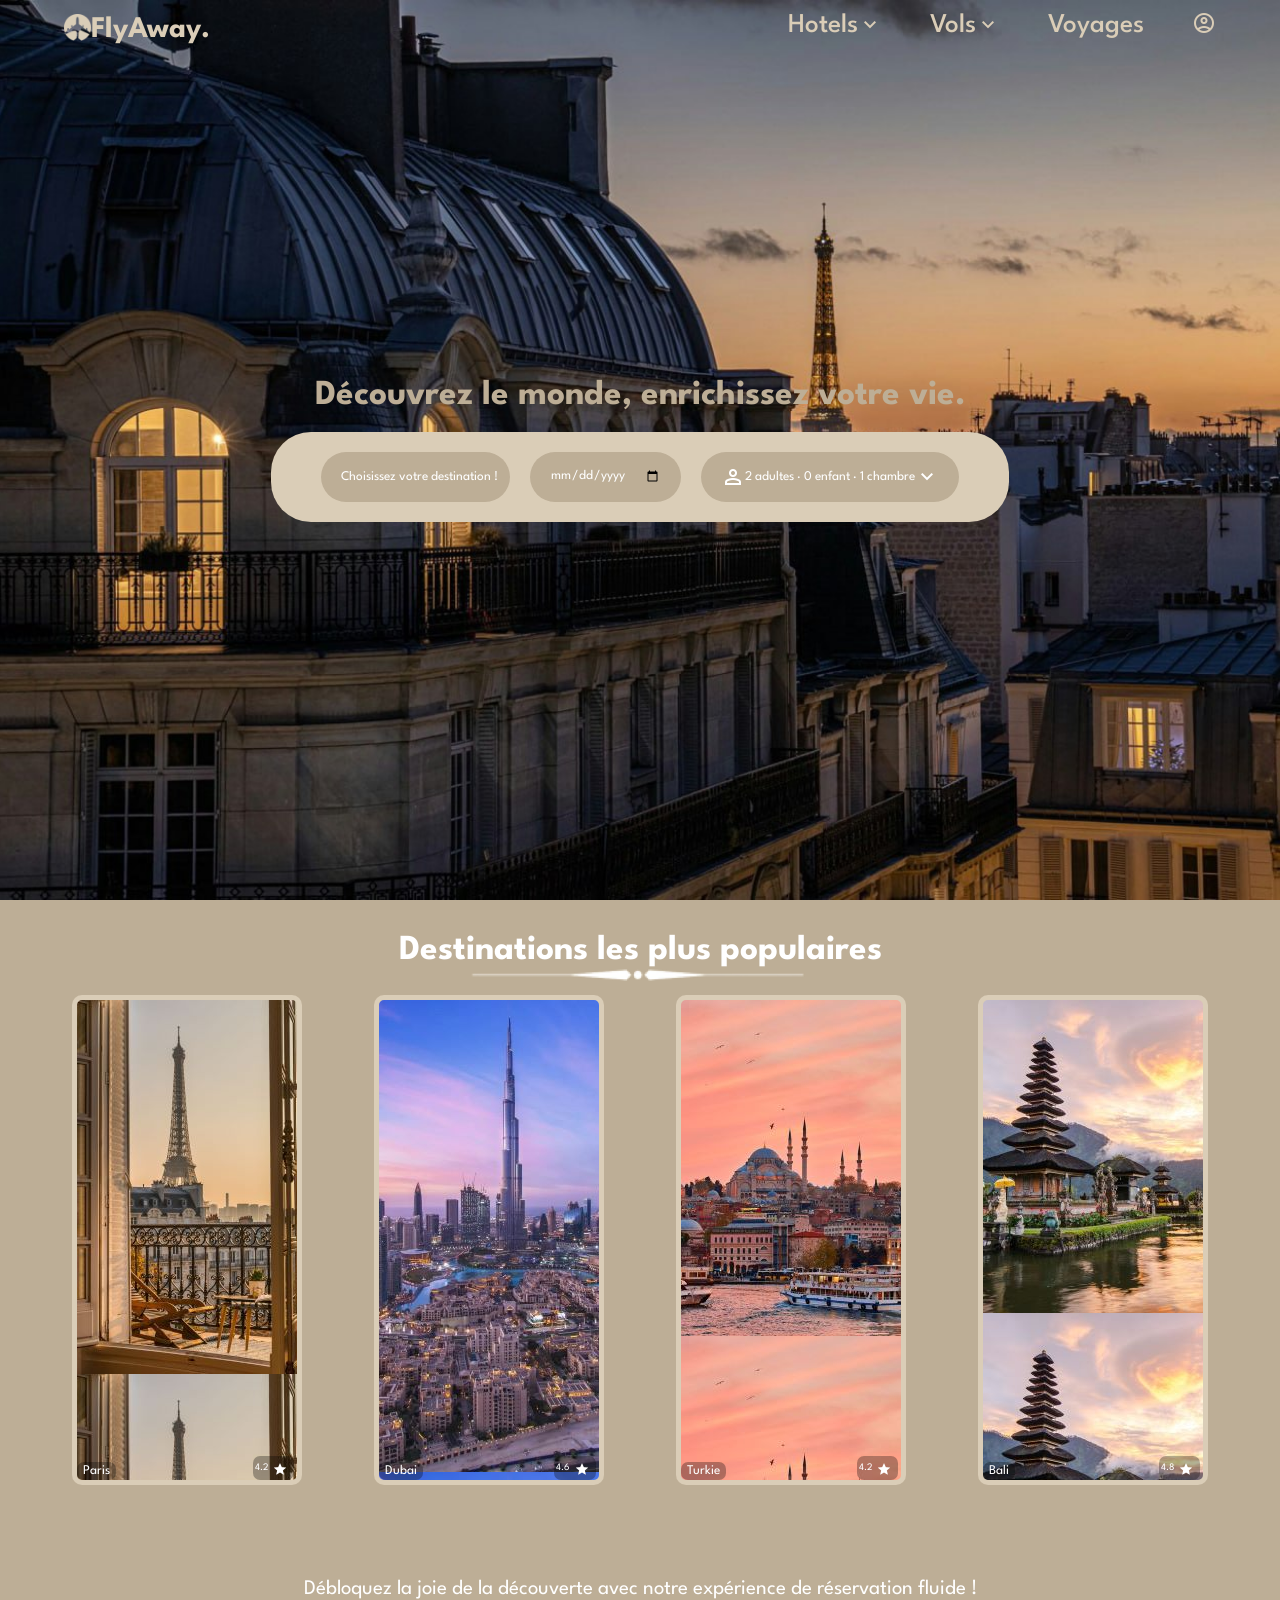
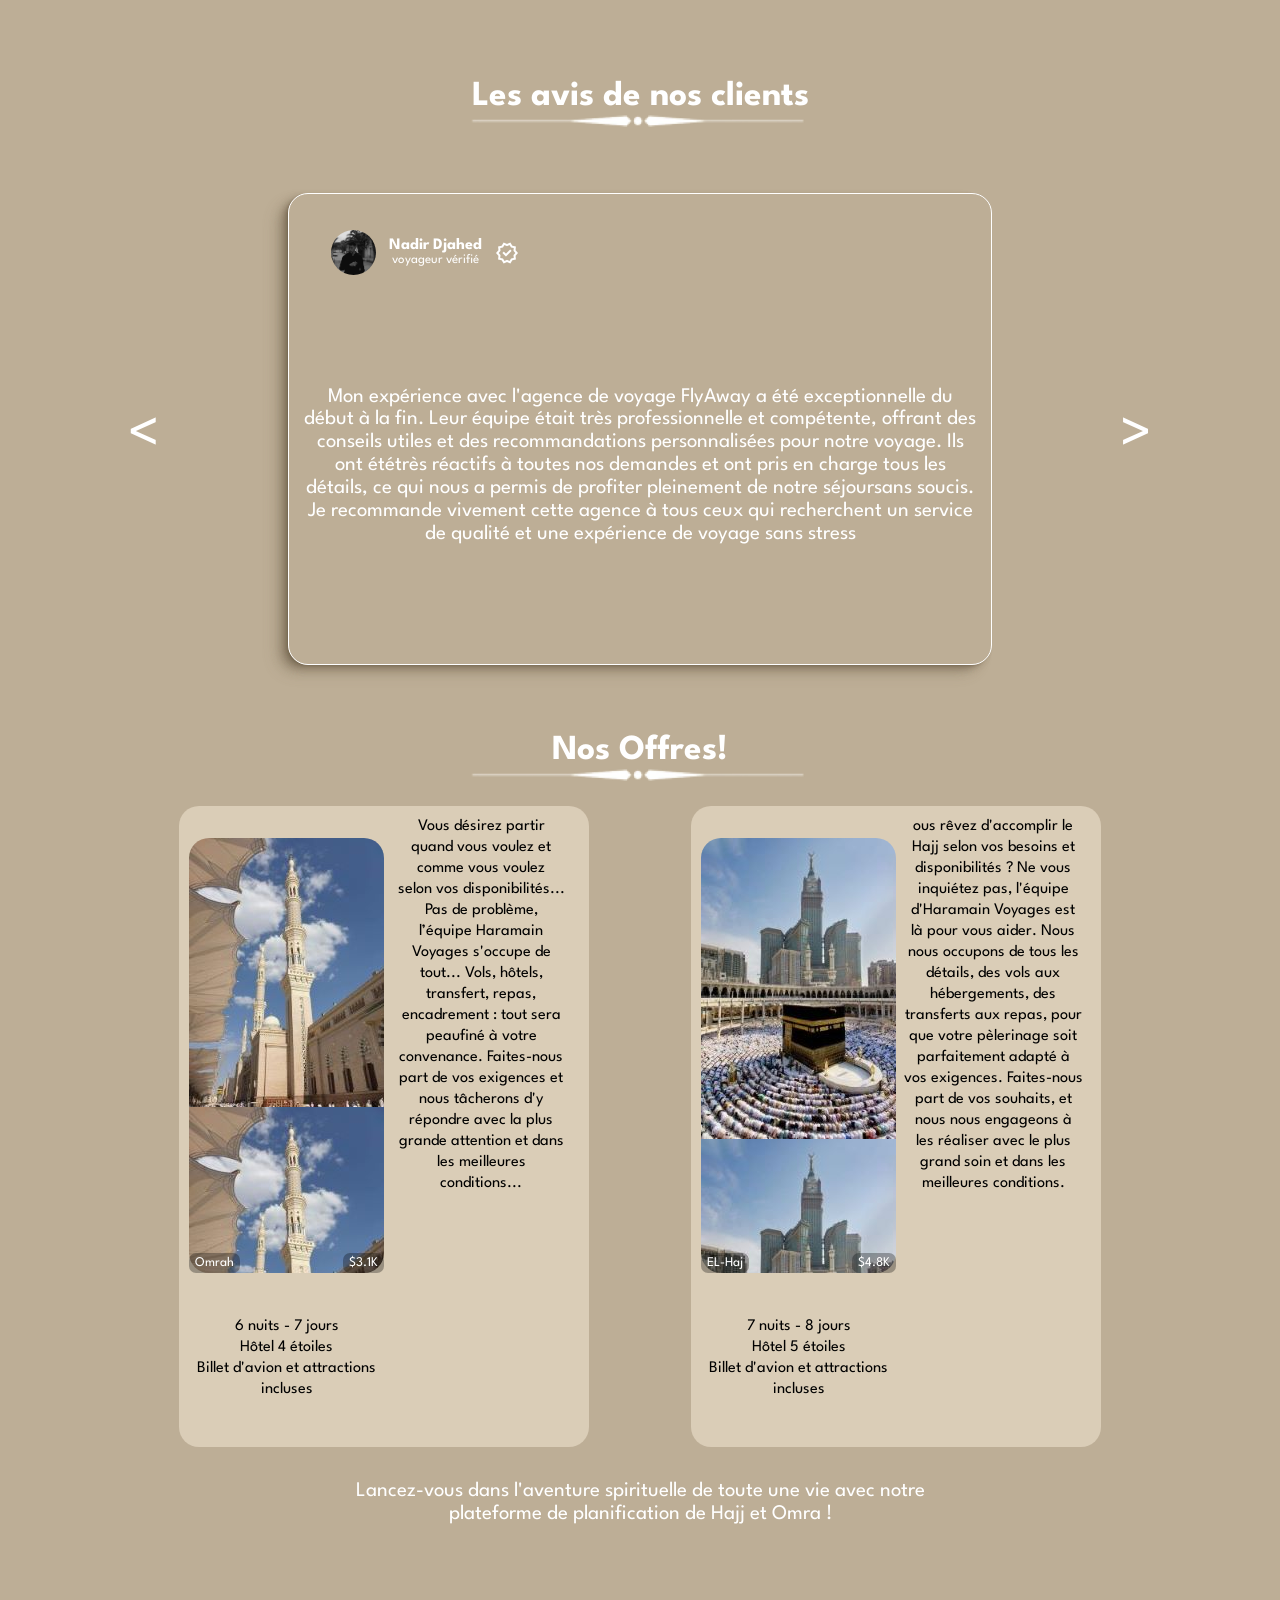
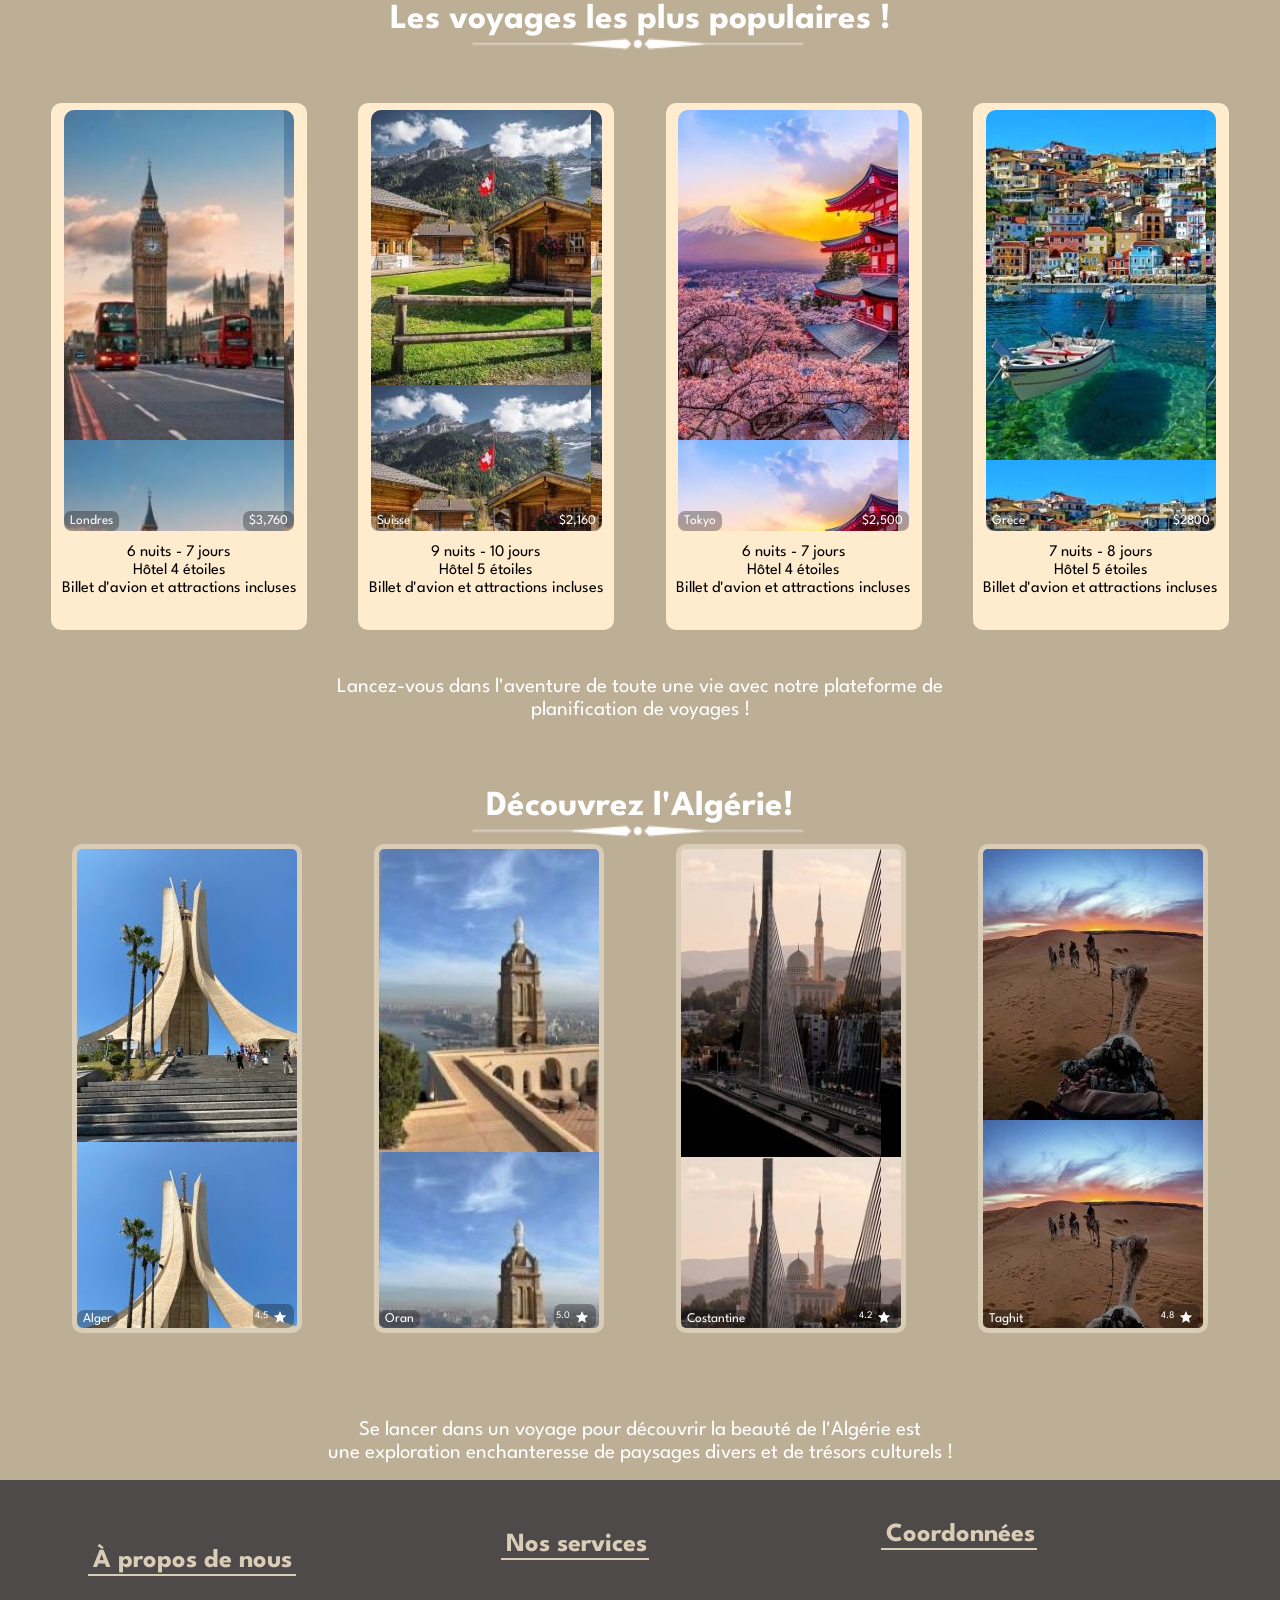
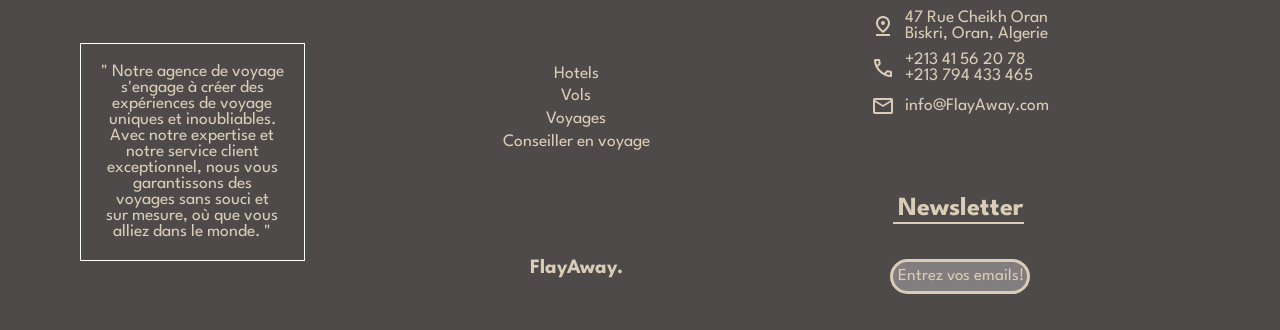
<file: index.html>
<!DOCTYPE html>
<html lang="en">
  <head>
    <meta charset="UTF-8" />
    <meta name="viewport" content="width=device-width, initial-scale=1.0" />
    <link rel="stylesheet" href="./style.css" />
    <link rel="preconnect" href="https://fonts.googleapis.com" />
    <link rel="preconnect" href="https://fonts.gstatic.com" crossorigin />
    <link
      rel="stylesheet"
      href="https://fonts.googleapis.com/css2?family=Material+Symbols+Outlined:opsz,wght,FILL,GRAD@20..48,100..700,0..1,-50..200"
    />
    <link
      rel="stylesheet"
      href="https://fonts.googleapis.com/css2?family=Material+Symbols+Rounded:opsz,wght,FILL,GRAD@20..48,100..700,0..1,-50..200"
    />
    <link
      href="https://fonts.googleapis.com/css2?family=League+Spartan:wght@100..900&display=swap"
      rel="stylesheet"
    />
    <link rel="icon" href="img/logo6.png" type="image/x-icon" />
    <title>FlyAway</title>
  </head>

  <body>
    <div class="home-page">
      <header>
        <div class="nav-data">
          <div class="header-right">
            <a href="./index.html" class="link">
              <img
                src="img/logo6.png"
                alt=""
                style="height: 27px; position: relative; top: 2px"
              />
              <b>FlyAway.</b></a
            >
          </div>
          <div class="MENU" id="MENU">
            <span class="material-symbols-outlined menu"> menu </span>
            <span class="material-symbols-outlined close"> close </span>
          </div>
        </div>
        <div class="header-left" id="header-left">
          <ul class="liste">
            <li class="dropdown-item">
              <div class="link">
                Hotels
                <span class="material-symbols-outlined dropdown-arrow">
                  expand_more
                </span>
              </div>
              <ul class="liste-hotels">
                <li>
                  <a href="./hotels/hotels.html" class="hotel-link">Paris</a>
                </li>
                <li>
                  <a href="./hotels/bali.html" class="hotel-link">Dubai</a>
                </li>
                <li>
                  <a href="./hotels/turkie.html" class="hotel-link">Turkie</a>
                </li>
                <li>
                  <a href="./hotels/bali.html" class="hotel-link">Bali</a>
                </li>
              </ul>
            </li>
            <li class="dropdown-item">
              <div class="link">
                Vols
                <span class="material-symbols-outlined dropdown-arrow">
                  expand_more
                </span>
              </div>
              <ul class="liste-hotels">
                <li>
                  <a href="./vols/vols.html" class="hotel-link">Paris</a>
                </li>
                <li>
                  <a href="./vols/Vdubai.html" class="hotel-link">Dubai</a>
                </li>
                <li>
                  <a href="./vols/Vturk.html" class="hotel-link">Turkie</a>
                </li>
                <li>
                  <a href="./vols/Vbali.html" class="hotel-link">Bali</a>
                </li>
              </ul>
            </li>
            <li>
              <a class="link" href="./voyages/voyages.html">Voyages</a>
            </li>
            <li class="person">
              <span class="material-symbols-outlined link account">
                account_circle
              </span>
              <div class="sign up" id="sign-up">
                <span class="material-symbols-outlined closee"> close </span>
                <div class="form-box login">
                  <h2>Login</h2>
                  <form action="#">
                    <div class="input-box">
                      <span class="material-symbols-outlined"> mail </span>
                      <label for="email">email</label>
                      <input type="email" id="email" required />
                    </div>
                    <div class="input-box">
                      <span class="material-symbols-outlined"> lock </span>
                      <label for="">password</label>
                      <input type="password" required />
                    </div>
                    <div class="remember-forgot">
                      <label><input type="checkbox" />Remember me</label>
                      <a href="#">Mot de passe oublier? </a>
                    </div>
                    <button type="submit" class="btn">login in</button>
                    <div class="login-registrer">
                      <p>
                        Don't have an account ?<a
                          href="#"
                          class="registrer-link"
                        >
                          Registrer</a
                        >
                      </p>
                    </div>
                  </form>
                </div>
                <div class="form-box registrer">
                  <h2>Registrer</h2>
                  <form action="#">
                    <div class="input-box">
                      <span class="material-symbols-outlined"> person </span>
                      <label for="name">Username</label>
                      <input type="text" required />
                    </div>
                    <div class="input-box">
                      <span class="material-symbols-outlined"> mail </span>
                      <label for="email">email</label>
                      <input type="email" id="email" required />
                    </div>
                    <div class="input-box">
                      <span class="material-symbols-outlined"> lock </span>
                      <label for="">password</label>
                      <input type="password" required />
                    </div>
                    <div class="remember-forgot">
                      <label
                        ><input type="checkbox" />I agree with to the terms and
                        conditions</label
                      >
                    </div>
                    <button type="submit" class="btn">Registrer</button>
                    <div class="login-registrer">
                      <p>
                        Already have an account ?<a href="#" class="login-link">
                          Login</a
                        >
                      </p>
                    </div>
                  </form>
                </div>
              </div>
            </li>
          </ul>
        </div>
      </header>
      <div class="home" id="home">
        <h1>Découvrez le monde, enrichissez votre vie.</h1>
        <div class="inputs">
          <input type="text" placeholder="Choisissez votre destination ! " />
          <input type="date" placeholder="Date" />

          <button>
            <span class="material-symbols-outlined"> person </span>
            2 adultes · 0 enfant · 1 chambre
            <span class="material-symbols-outlined"> expand_more </span>
          </button>
        </div>
      </div>
    </div>

    <main>
      <div class="mainn n1">
        <div class="titre">
          <h2>Destinations les plus populaires</h2>
          <img src="img/TITRE.png" alt="" />
        </div>

        <div class="Destinations">
          <div class="déstination Paris">
            <a href=""
              ><button>Paris</button>
              <div class="stars">
                4.2
                <span class="material-symbols-rounded"> star </span>
              </div>
            </a>
          </div>
          <div class="déstination Dubai">
            <a href="">
              <button>Dubai</button>
              <div class="stars">
                4.6
                <span class="material-symbols-rounded"> star </span>
              </div>
            </a>
          </div>
          <div class="déstination turkie">
            <a href="">
              <button>Turkie</button>
              <div class="stars">
                4.2
                <span class="material-symbols-rounded"> star </span>
              </div>
            </a>
          </div>
          <div class="déstination bali">
            <a href="">
              <button>Bali</button>
              <div class="stars">
                4.8
                <span class="material-symbols-rounded"> star </span>
              </div>
            </a>
          </div>
        </div>
        <p>
          Débloquez la joie de la découverte avec notre expérience de
          réservation fluide !
        </p>
      </div>
      <div class="mainn n2">
        <div class="titre">
          <h2>Les avis de nos clients</h2>
          <img src="img/TITRE.png" alt="" />
        </div>
        <div class="lesAvis">
          <button onclick="prevComment()"><</button>
          <div class="avis">
            <div class="client">
              <img id="gallery-images" src="" alt="" />
              <div class="nom">
                <b id="liste-nom"> </b>
                <p class="V">voyageur vérifié</p>
              </div>
              <span class="material-symbols-outlined"> verified </span>
            </div>
            <div class="commentaire">
              <p id="liste-cmnt"></p>
            </div>
          </div>
          <button onclick="nextComment()">></button>
        </div>
      </div>
      <div class="mainn n3">
        <div class="titre">
          <h2>Nos Offres!</h2>
          <img src="img/TITRE.png" alt="" />
        </div>
        <div class="Offres">
          <div class="Offre">
            <div class="Offre-ph">
              <div class="ph">
                <a href="">
                  <button>Omrah</button>
                  <button>$3.1K</button>
                </a>
              </div>
              <div class="inf">
                <p>
                  6 nuits - 7 jours <br />
                  Hôtel 4 étoiles <br />
                  Billet d'avion et attractions incluses
                </p>
              </div>
            </div>
            <div class="Offre-inf">
              <p>
                Vous désirez partir <br />
                quand vous voulez et <br />
                comme vous voulez <br />
                selon vos disponibilités... <br />Pas de problème,<br />
                l’équipe Haramain <br />
                Voyages s'occupe de <br />tout... Vols, hôtels,<br />
                transfert, repas,<br />
                encadrement : tout sera <br />
                peaufiné à votre <br />convenance. Faites-nous <br />part de vos
                exigences et <br />
                nous tâcherons d'y <br />répondre avec la plus <br />grande
                attention et dans <br />
                les meilleures <br />
                conditions...
              </p>
            </div>
          </div>
          <div class="Offre">
            <div class="Offre-ph">
              <div class="ph Hajj">
                <a href="">
                  <button>EL-Haj</button>
                  <button>$4.8K</button>
                </a>
              </div>
              <div class="inf">
                <p>
                  7 nuits - 8 jours <br />
                  Hôtel 5 étoiles <br />
                  Billet d'avion et attractions incluses
                </p>
              </div>
            </div>
            <div class="Offre-inf">
              <p>
                ous rêvez d'accomplir le <br />
                Hajj selon vos besoins et <br />
                disponibilités ? Ne vous <br />inquiétez pas, l'équipe
                <br />d'Haramain Voyages est <br />
                là pour vous aider. Nous <br />
                nous occupons de tous les <br />
                détails, des vols aux <br />
                hébergements, des <br />
                transferts aux repas, pour <br />
                que votre pèlerinage soit <br />
                parfaitement adapté à <br />
                vos exigences. Faites-nous <br />
                part de vos souhaits, et <br />
                nous nous engageons à <br />
                les réaliser avec le plus <br />
                grand soin et dans les <br />
                meilleures conditions.
              </p>
            </div>
          </div>
        </div>
        <p>
          Lancez-vous dans l'aventure spirituelle de toute une vie avec notre
          <br />
          plateforme de planification de Hajj et Omra !
        </p>
      </div>
      <div class="mainn n4">
        <div class="titre">
          <h2>Les voyages les plus populaires !</h2>
          <img src="img/TITRE.png" alt="" />
        </div>
        <div class="voyagesp">
          <div class="voyagep">
            <div class="vp-ph">
              <a href="">
                <button>Londres</button>
                <button>$3,760</button>
              </a>
            </div>
            <div class="vp-inf">
              <p>
                6 nuits - 7 jours <br />
                Hôtel 4 étoiles <br />
                Billet d'avion et attractions incluses
              </p>
            </div>
          </div>
          <div class="voyagep">
            <div class="vp-ph Suisse">
              <a href="">
                <button>Suisse</button>
                <button>$2,160</button>
              </a>
            </div>
            <div class="vp-inf">
              <p>
                9 nuits - 10 jours <br />
                Hôtel 5 étoiles <br />
                Billet d'avion et attractions incluses
              </p>
            </div>
          </div>
          <div class="voyagep">
            <div class="vp-ph Tokyo">
              <a href="">
                <button>Tokyo</button>
                <button>$2,500</button>
              </a>
            </div>
            <div class="vp-inf">
              <p>
                6 nuits - 7 jours <br />
                Hôtel 4 étoiles <br />
                Billet d'avion et attractions incluses
              </p>
            </div>
          </div>
          <div class="voyagep">
            <div class="vp-ph Grèce">
              <a href="">
                <button>Grèce</button>
                <button>$2800</button>
              </a>
            </div>
            <div class="vp-inf">
              <p>
                7 nuits - 8 jours <br />
                Hôtel 5 étoiles <br />
                Billet d'avion et attractions incluses
              </p>
            </div>
          </div>
        </div>
        <p>
          Lancez-vous dans l'aventure de toute une vie avec notre plateforme de
          <br />
          planification de voyages !
        </p>
      </div>
      <div class="mainn n1">
        <div class="titre">
          <h2>Découvrez l'Algérie!</h2>
          <img src="img/TITRE.png" alt="" />
        </div>

        <div class="Destinations">
          <div class="déstination Alger">
            <a href="">
              <button>Alger</button>
              <div class="stars">
                4.5
                <span class="material-symbols-rounded"> star </span>
              </div>
            </a>
          </div>
          <div class="déstination Oran">
            <a href="">
              <button>Oran</button>
              <div class="stars">
                5.0
                <span class="material-symbols-rounded"> star </span>
              </div>
            </a>
          </div>
          <div class="déstination Costantine">
            <a href="">
              <button>Costantine</button>
              <div class="stars">
                4.2
                <span class="material-symbols-rounded"> star </span>
              </div>
            </a>
          </div>
          <div class="déstination Taghit">
            <a href="">
              <button>Taghit</button>
              <div class="stars">
                4.8
                <span class="material-symbols-rounded"> star </span>
              </div>
            </a>
          </div>
        </div>
        <p>
          Se lancer dans un voyage pour découvrir la beauté de l'Algérie est
          <br />
          une exploration enchanteresse de paysages divers et de trésors
          culturels !
        </p>
      </div>
    </main>
    <footer>
      <div class="footer-left">
        <h2>À propos de nous</h2>
        <div class="prnous">
          <p>
            " Notre agence de voyage <br />
            s'engage à créer des <br />
            expériences de voyage <br />
            uniques et inoubliables. <br />
            Avec notre expertise et <br />notre service client <br />
            exceptionnel, nous vous <br />
            garantissons des <br />
            voyages sans souci et <br />sur mesure, où que vous <br />alliez
            dans le monde. "
          </p>
        </div>
      </div>
      <div class="footer-midle">
        <h2>Nos services</h2>
        <ol>
          <ul>
            Hotels
          </ul>
          <ul>
            Vols
          </ul>
          <ul>
            Voyages
          </ul>
          <ul>
            Conseiller en voyage
          </ul>
        </ol>
        <h3>FlayAway.</h3>
      </div>
      <div class="footer-right">
        <div class="Coordonnées">
          <h2>Coordonnées</h2>
          <ol>
            <ul>
              <span class="material-symbols-outlined"> pin_drop </span>
              47 Rue Cheikh Oran
              <br />Biskri, Oran, Algerie
            </ul>
            <ul>
              <span class="material-symbols-outlined"> call </span>
              +213 41 56 20 78
              <br />
              +213 794 433 465
            </ul>
            <ul>
              <span class="material-symbols-outlined"> mail </span>
              info@FlayAway.com
            </ul>
          </ol>
        </div>
        <div class="Newsletter">
          <h2>Newsletter</h2>
          <input type="text" placeholder="Entrez vos emails!" />
        </div>
      </div>
    </footer>
    <script src="./main.js"></script>
  </body>
</html>
</file>
<file: style.css>
* {
    margin: 0;
    padding: 0;
    box-sizing: border-box;
    font-family: "League Spartan", sans-serif;
}

.home-page {
    display: flex;
    justify-content: center;
    align-items: center;
    height: 100vh;
    background-image: url(img/Capture_d_écran_2024-03-16_005350-removebg-preview.png.jpg);
    background-size: cover;
    background-position: center;
}

header {
    position: fixed;
    top: 0;
    left: 0;
    width: 100%;
    height: 50px;
    padding: 0 5%;
    z-index: 1000;
}
header a {
    text-decoration: none;
}
header b {
    margin-top: 10px;
}
 /* header a {
    color: #DACDB7;
    font-size:calc(0.5rem + 1.5vw);
    font-weight: bold;
    font-weight: 500;
    text-decoration: none;
    margin: 0 15px;
    cursor: pointer;
}
header a:visited
{
    color: #C8B18C;
}
header a:hover {
    color: #BDAE96;
    cursor: pointer;
}   */
header ul
{
    list-style: none;
}
.nav-data
{
    height: 100%;
    width: 100%;
    display: flex;
    justify-content: space-between;
    align-items: center;
}
.MENU
{ 
    position: relative;
    width: 32px;
    height: 32px;
}
.menu,
.close
{
    position: absolute;
    width: max-content;
    height: max-content;
    inset: 0;
    margin: auto;
    font-size: 1.25rem;
    cursor: pointer;
    transition: opacity .1s , transform .4s;
    color: #DACDB7;
}
.close
{
    opacity: 0;
} 
@media  screen and (max-width:1118PX ) {
    .home
    {
        opacity: 0;
    }
    .header-left
    {
        position: absolute;
        left: 0;
        width: 100%;
        height: calc(100vh - 80px);
        overflow: auto;
        pointer-events: none;
        opacity: 0; 
        transition: top .4s , opacity .3s;

    }
    .header-left::-webkit-scrollbar
    {
        width: 0;
    }
   
    .link
    {
        color: white;
        background-color: #DACDB7;
        font-weight: bold;
        padding: 1.25rem 1.5rem;
        display: flex;
        justify-content: space-between;
        align-items: center;
        transition: background-color .3s;
        text-decoration: none;

    }
    .link:hover
    {
        background-color:#BDAE96 ;
    }
    .header-right a 
    {
        background-color: transparent;
        color: #DACDB7;
    }
    .header-right a:hover
    {
        background-color: transparent;
        color: #DACDB7;
    }
    .show-menu
    {
        opacity: 1;
        top: 3.5rem;
        pointer-events: initial;
    }
    .show-icon .menu
    {
        opacity: 0;
        transform: rotate(90deg);
    } 
    .show-icon .close
    {
        opacity: 1;
        transform: rotate(90deg);
    }
    .dropdown-item
    {
        cursor: pointer;

       
    }
    .dropdown-arrow
    {
        font-size: 1.25rem;
        font-weight: initial;
        transition: transform .4s;
    }
    .hotel-link
    {
        padding: 1.25rem 1.25rem 1.25rch 2.5rem;
        color: white;
        background-color: #BDAE96;
        display: flex;
        align-items: center;
        column-gap: 5rem;
        font-weight: bold;
        transition: background-color .3s;
        text-decoration: none;
    }
    .hotel-link:hover
    {
        background-color:rgba(189, 174, 150, 0.9) ;
    }
    .liste-hotels
    {
        max-height: 0;
        overflow: hidden;
        transition: max-height .4s ease-out;
        background-color: #DACDB7;
    }
    .dropdown-item:hover .liste-hotels
    {
       max-height:1000px ;
       transition: max-height .4s ease-in;
    }
    .dropdown-item:hover .dropdown-arrow
    {
        transform: rotate(180deg);
    }

    .person
    {
        display: none;
    }
}
@media  screen and (min-width:1118PX )
{
    header
   {
       margin-inline: auto;
       display: flex;
       justify-content: space-between;

    }

    .MENU
    {
        display: none;
    }
   .header-left {
        width: 50%;
        height: 100%;
        display: flex;
        justify-content: space-between;
        align-items: center;
    }
    .liste 
    {
        height: 100%;
        display: flex;
        align-items: center;
        column-gap: 3rem;
    }
    .link
    {
       height: 100%;
       padding: 0;
       justify-content: initial;
       color: #DACDB7; 
       font-size:calc(0.5rem + 1.5vw);
       font-weight: bold;
       font-weight: 500;
       cursor: pointer;
       display: flex;
       align-items: center;
   
    }
    .dropdown-item
    {   min-width: max-content;
        position: relative;
    }
    .liste-hotels {
        max-height: initial;
        overflow: initial;
        position: absolute;
        left: 0;
        top: 20px;
        opacity: 0;
        pointer-events: none;
        transition: opacity .3s, top .3s;
      }
      .hotel-link {
        padding: 1.25rem 1.25rem 1.25rch 2.5rem;
        color: white;
        background-color: #BDAE96;
        display: flex;
        align-items: center;
        column-gap: 5rem;
        font-weight: bold;
        transition: background-color .3s;
        text-decoration: none;
      }
      .hotel-link:hover
      {
          background-color:rgba(189, 174, 150, 0.5) ;
      }
      .dropdown-item:hover .liste-hotels
       {
        opacity: 1;
        top:25px;
        pointer-events: initial;
        transition: top .3s;
       }
    .liste-hotels
    {
        max-height: 0;
        overflow: hidden;
        transition: max-height .4s ease-out;
    }
    .dropdown-item:hover .liste-hotels
    {
       max-height:1000px ;
       transition: max-height .4s ease-in;
    }
    .dropdown-item:hover .dropdown-arrow
    {
        transform: rotate(180deg);
    }
    .up
    {
        opacity: 1;
        width: 400px;
        height: 400px;
        background: transparent;
        border: 2px solid rgba(189, 174, 150, 0.5);
        border-radius: 20px;
        backdrop-filter: blur(20px);
        box-shadow: 0 0 30px rgba(0, 0, 0, 0.5);
        position: absolute;
        left: 420px;
        top: 80px;
        pointer-events: initial;
        display: flex;
        align-items: center;
        justify-content: center;
        transform: scale(0);
        overflow: hidden; 
        transition: transform .5s ease, height .2s ease ;
        
    }
    .up.active-popup
    {
        transform: scale(1);
    }
    .up.active
    {
        height: 510px;
    }
    .up .closee
    {
        position: absolute;
        top: 0;
        right: 0;
        background: #BDAE96;
        width: 45px;
        height: 45px;
        display: flex;
        align-items: center;
        justify-content: center;
        border-bottom-left-radius: 20px;
        cursor: pointer;
        z-index: 1;
    }
    .up .form-box
    {
        width: 100%;
        padding: 40px;
    }
     .up .form-box.login 
    {
        transition: transform .18s ease;
        transform: translateX(0);
    } 
    .up.active .form-box.login
    {
        transition: none;
        transform: translateX(-400px);

    }
    .up .form-box.registrer
    {
        position: absolute;
        transition: none;
        transform: translateX(400px);
    }
    .up.active .form-box.registrer
    {
        transition: transform .18s ease;
        transform: translateX(0);

    }
    .form-box h2
    {
        font-size: 2em;
        color: #DACDB7;
        text-align: center;
    }
    .input-box
    {
        position: relative;
        width: 100%;
        height: 50px;
        border-bottom: 2px solid #BDAE96;
    }
    .input-box label
    {
       position: absolute;
       top: 50%;
       left: 5px;
       transform: translateY(-50%);
       font-size: 1em;
       color: white;
       font-weight: 500;
       pointer-events: none;
       transition: .5s;
    }
    .input-box input:focus~label,
    .input-box input:hover~label
    {
        top: -5px;
        color: aqua;
    }
    .input-box input
    {
        width: 100%;
        height: 100%;
        background: transparent;
        border: none;
        outline: none;
        font-size: 1em;
        color: white;
        font-weight: 600;
        padding: 0 35px 0 2px;
    }
    .input-box input:focus~label,
    .input-box input:valid~label
    {
        top: -5px;
    }
    .input-box span
    {
        position: absolute;
        right: 8px;
        font-size:1.2em ;
        line-height: 57px;
        color: white;
    }
    .remember-forgot
    {
        font-size: .9em;
        color: white;
        font-weight: 500;
        margin: 15px 0 15px;
        display: flex;
        justify-content: space-between;
        align-items: center;
    }
    .remember-forgot label input 
    {
        accent-color:#DACDB7 ;
        margin-right: 5px;
    }
    .remember-forgot a 
    {
        color:#DACDB7 ;
        text-decoration: none;
    }
    .remember-forgot a:hover
    {
        text-decoration: underline;
    }
    .btn 
    {
        width: 100%;
        height: 45px;
        background-color: #DACDB7;
        border: none;
        outline: none;
        border-radius: 6px;
        cursor: pointer;
        font-size: 1em;
        color: white;
        font-weight: 500;
    }
    .login-registrer
    {
        font-size: .9em;
        color: white;
        text-align: center;
        font-weight: 500;
        margin: 25px 0 10px;
    }
    .login-registrer p a 
    {
        color:#DACDB7 ;
        text-decoration: none;
        font-weight: 600;
    }
    .login-registrer p a:hover
    {
        text-decoration: underline;
    }

    .hm
    {
        opacity: 0;
    }
}

.header-right a {
    font-size: 30px;
    display: flex;
    align-items: center;
}

.home {
    height: 100px;
    width: 65%;
    display: flex;
    flex-direction: column;
    align-items: center;
    justify-content: center;
}

.home h1 {
    font-size:calc(1rem + 1.5vw);
    color: #BDAE96;
    margin-bottom: 20px;
}

.inputs {
    padding: 20px 40px;
    background-color: #DACDB7;
    border-radius: 40px;
    display: flex
}

.inputs input {
    color: white !important;
    width: max-content;
    height: 50px;
    background-color: #BDAE96;
    padding: 10px 20px;
    border: none;
    outline: none;
    border-radius: 30px;
    margin: 0 10px;
}

.inputs button {
    color: white !important;
    width: max-content;
    height: 50px;
    background-color: #BDAE96;
    padding: 10px 20px;
    border: none;
    outline: none;
    border-radius: 30px;
    margin: 0 10px;
    display: flex;
    flex-direction: row;
    justify-content: center;
    align-items: center;
    justify-content: space-around;
}

.inputs input::placeholder {
    color: white;
    width: max-content;
}

.mainn {
    height: 80vh;
    background-color: #BDAE96;
    display: flex;
    flex-direction: column;
    align-items: center;
    justify-content: space-around;
}

.titre {
    display: flex;
    flex-direction: column;
    align-items: center;
}

.Destinations {
    width: 100%;
    height: 80%;
    display: flex;
    flex-direction: row;
    justify-content: space-evenly;

}

.mainn h2 {
    color: white;
    font-size:calc(1em + 1.5vw);
    margin-top: 30px;
}

.mainn P {
    color: white;
    font-size:calc(0.1rem + 1.5vw);
    margin-bottom: 15px;
    text-align: center;
    line-height: 1.1;
}

.déstination {
    width: 18%;
    height: 85%;
    background-image: url(img/paris.jpg);
    border: solid 5px rgb(218, 205, 183);
    border-radius: 10px;
    display: flex;
    flex-direction: row;
    align-items: end;
    justify-content: space-between
}

.déstination a {
    width: 100%;
    height: 100%;
    text-decoration: none;
    display: flex;
    flex-direction: row;
    align-items: end;
    justify-content: space-between;
}

.stars {
    border: none;
    padding: 0 2px;
    margin-right: 3px;
    border-radius: 7px;
    font-size: 10px;
    background-color: rgba(0, 0, 0, 0.3);
    display: flex;
    flex-direction: row;
    align-items: center;
    color: white;
}

.material-symbols-rounded {
    color: white;
    font-variation-settings:
        'FILL' 1,
        'wght' 100,
        'GRAD' -25,
        'opsz' 20
}

.déstination button {
    border: none;
    padding: 3px 6px;
    border-radius: 7px;
    color: white;
    background-color: rgba(0, 0, 0, 0.3);

}

.Dubai {
    background-image: url(img/dubai.jpg);
}

.turkie {
    background-image: url(img/turkie.jpg);
}

.bali {
    background-image: url(img/bali.jpg);
}

.n2 {
    height: 75vh;
}

.lesAvis {
    width: 100%;
    height: 70%;
    display: flex;
    justify-content: space-evenly;
    align-items: center;
}

.lesAvis button {
    font-size: 60px;
    color: white;
    width: 40px;
    height: 40px;
    border-radius: 50%;
    border: none;
    background-color: transparent;
}
.lesAvis button:hover
{
    cursor: pointer;
}

.avis {
    --shadow-color: 38deg 19% 39%;;
    width: 55%;
    height: 100%;
    padding: 15px;
    border: solid 1.5px white;
    box-shadow: -0.1px 0.1px 0.1px hsl(var(--shadow-color) / 0.43),
        -0.5px 0.3px 0.6px -0.3px hsl(var(--shadow-color) / 0.42),
        -0.9px 0.6px 1.1px -0.7px hsl(var(--shadow-color) / 0.4),
        -1.4px 1px 1.8px -1px hsl(var(--shadow-color) / 0.39),
        -2.1px 1.5px 2.7px -1.4px hsl(var(--shadow-color) / 0.37),
        -3.2px 2.3px 4.1px -1.7px hsl(var(--shadow-color) / 0.36),
        -4.6px 3.4px 6px -2px hsl(var(--shadow-color) / 0.34),
        -6.7px 4.8px 8.6px -2.4px hsl(var(--shadow-color) / 0.33),
        -9.3px 6.8px 12px -2.7px hsl(var(--shadow-color) / 0.31),
        -12.7px 9.2px 16.3px -3px hsl(var(--shadow-color) / 0.29);
    ;
    display: flex;
    flex-direction: column;
    justify-content: space-between;
    border-radius: 20px;
}

.client {
    width: 30%;
    height: 20%;
    margin-left: 20px;
    display: flex;
    align-items: center;
    color: white;
    justify-content: space-around;

}

.client img {
    width: 45px;
    height: 45px;
    border-radius: 50%;
}

.nom {
    height: 70%;
    display: flex;
    flex-direction: column;
    justify-content: center;
    align-items: center;

}

.nom P {
    margin: 0;
    font-size: small;
}
.commentaire
{
    display: flex;
    align-items: center;
    justify-content: center;
    height:80% ;
}

.n3 {
    height: 95vh;
}

.Offres {
    width: 80%;
    height: 75%;
    display: flex;
    justify-content: space-around;
    margin-bottom: 15px;
}

.Offre {
    width: 40%;
    height: 100%;
    padding: 10px;
    background-color: #DACDB7;
    border-radius: 20px;
    display: flex;
    justify-content: space-around;

}

.Offre p {
    font-size:calc(0.05rem + 1.2vw);
    color: black;
    line-height: 1.3;
}

.Offre-ph {
    width: 50%;
    display: flex;
    flex-direction: column;
    justify-content: space-around;

}

.ph {
    height: 70%;
    background-image: url(img/madina.jpg);
    border-radius: 20px;
    display: flex;
    justify-content: space-between;
    align-items: end;
}

.ph a {
    width: 100%;
    height: 100%;
    text-decoration: none;
    display: flex;
    flex-direction: row;
    align-items: end;
    justify-content: space-between;
}

.Hajj {
    background-image: url(img/hajj.jpg);
}

.ph button {
    border: none;
    padding: 3px 6px;
    border-radius: 7px;
    color: white;
    background-color: rgba(0, 0, 0, 0.3);
    height: 20px;

}

.Offre-inf {
    width: 50%;

}

.n4 {
    height: 90vh;
}

.voyagesp {
    width: 100%;
    height: 65%;
    display: flex;
    flex-direction: row;
    justify-content: space-evenly;
}

.voyagep {
    width: 20%;
    height: 100%;
    background-color: blanchedalmond;
    border-radius: 10px;
    display: flex;
    flex-direction: column;
    align-items: center;
    justify-content: space-around;
}

.vp-ph {
    width: 90%;
    height: 80%;
    border-radius: 10px;
    display: flex;
    align-items: end;
    justify-content: space-between;
    background-image: url(img/london.jpg);
}

.vp-ph a {
    width: 100%;
    height: 100%;
    text-decoration: none;
    display: flex;
    flex-direction: row;
    align-items: end;
    justify-content: space-between;
}

.vp-ph button {
    border: none;
    padding: 3px 6px;
    border-radius: 7px;
    color: white;
    background-color: rgba(0, 0, 0, 0.3);
    height: 20px;

}

.Suisse {
    background-image: url(img/suiss.jpg);
}

.Tokyo {
    background-image: url(img/tokyo.jpg);
}

.Grèce {
    background-image: url(img/grece.jpg);
}

.vp-inf {
    height: 15%;
    width: 95%;

}

.vp-inf p {
    color: black;
    font-size:calc(0.05rem + 1.2vw);

}

.Alger {
    background-image: url(img/alger.jpg);
}

.Oran {
    background-image: url(img/wahren.jpg);
}

.Costantine {
    background-image: url(img/costantine.jpg);
}

.Taghit {
    background-image: url(img/taghot.jpg);
}

footer {
    height: 50vh;
    width: 100%;
    background-color: #4F4A4A;
    display: flex;
}

.footer-left {
    width: 30%;
    height: 100%;
    display: flex;
    flex-direction: column;
    align-items: center;
    justify-content: space-evenly;
    color: #DACDB7;
    font-size:calc(0.05rem + 1.3vw);
}

footer h2 {
    position: relative;
}

footer h2::after {
    content: '';
    position: absolute;
    bottom: -3px;
    left: -5px;
    width: 105%;
    height: 2px;
    background-color: #DACDB7;
}

.footer-left div {
    border: solid 1px white;
    padding: 20px;
    text-align: center;

}

.footer-midle {
    width: 30%;
    height: 100%;
    display: flex;
    flex-direction: column;
    align-items: center;
    justify-content: space-around;
    color: #DACDB7;
    font-size:calc(0.05rem + 1.3vw);
}

.footer-midle ul {
    text-align: center;
    line-height: 1.3;
}

.footer-right {
    width: 30%;
    height: 100%;
    display: flex;
    flex-direction: column;
    align-items: center;
    justify-content: space-around;
    color: #DACDB7;
    font-size:calc(0.05rem + 1.3vw);
}

.footer-right input {
    width: 140px;
    height: 35px;
    border: solid 3px #DACDB7;
    border-radius: 30px;
    background-color: #827E7F;
    padding-left: 5px;
}

.footer-right input::placeholder {
    color: #DACDB7;
    font-size: 1.05rem;
}

.Coordonnées {
    height: 55%;
    display: flex;
    flex-direction: column;
    align-items: center;
    justify-content: space-around;
}

.Coordonnées ul {
    width: 100%;
    display: flex;
    align-items: center;
    margin-top: 10px;
    font-size:calc(0.05rem + 1.3vw);
}

.Coordonnées ul span {
    margin-right: 10px;
}

.Newsletter {
    height: 30%;
    display: flex;
    flex-direction: column;
    justify-content: space-around;
    align-items: center;
}
</file>
